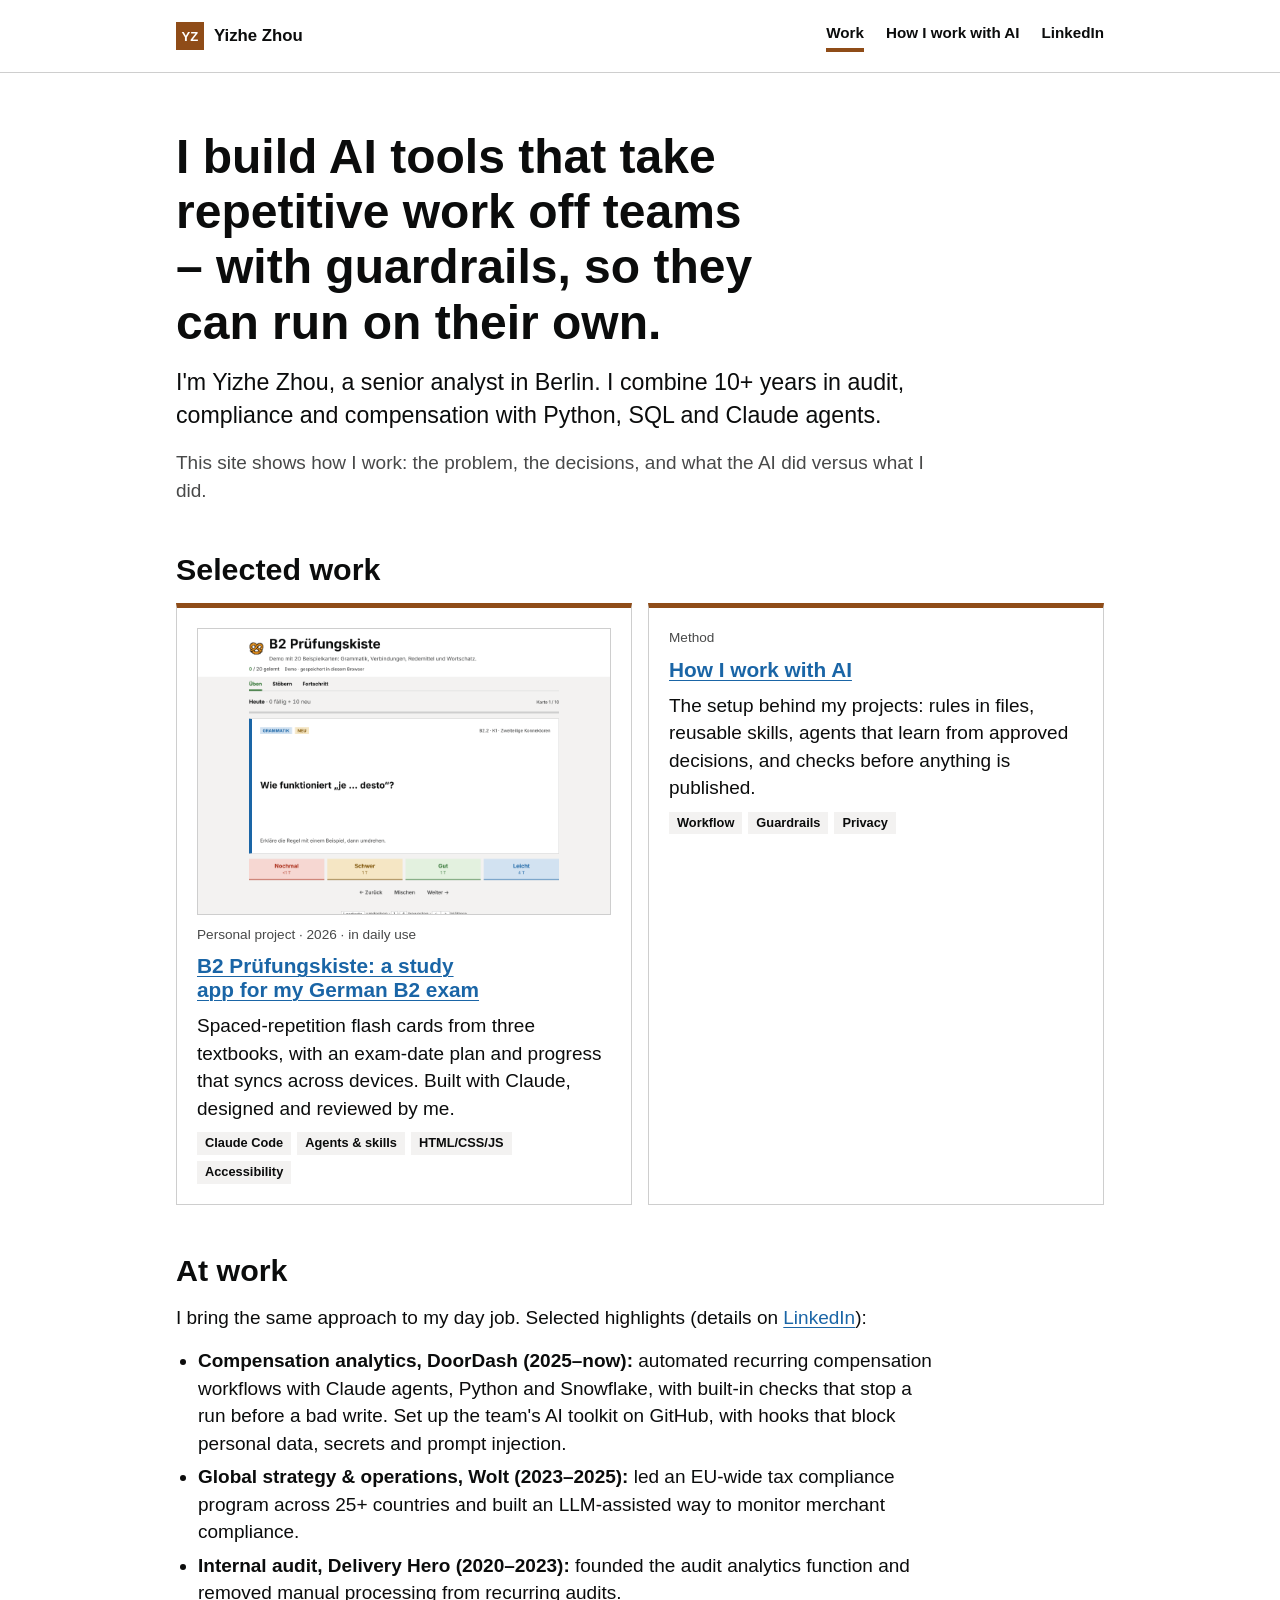
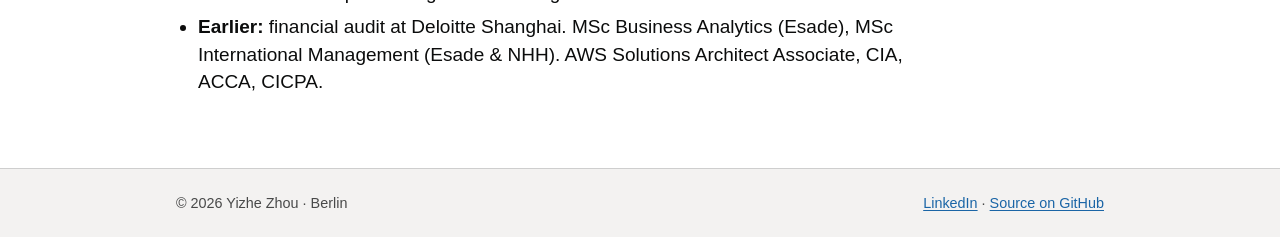
<file: index.html>
<!doctype html>
<html lang="en">
<head>
<meta charset="utf-8">
<meta name="viewport" content="width=device-width,initial-scale=1">
<title>Yizhe Zhou – AI and analytics portfolio</title>
<meta name="description" content="Yizhe Zhou builds AI agents, data pipelines and small apps that take repetitive work off teams, with guardrails so they run safely.">
<link rel="icon" href="assets/favicon.svg" type="image/svg+xml">
<link rel="stylesheet" href="assets/site.css">
</head>
<body>
<a class="skip" href="#main">Skip to content</a>
<header class="site-head"><div class="wrap">
  <a class="brand" href="./"><img src="assets/favicon.svg" alt="" width="28" height="28">Yizhe Zhou</a>
  <nav aria-label="Site"><ul class="site-nav">
    <li><a href="./" aria-current="page">Work</a></li>
    <li><a href="how-i-work-with-ai/">How I work with AI</a></li>
    <li><a href="https://www.linkedin.com/in/yizhe-zhou/">LinkedIn</a></li>
  </ul></nav>
</div></header>

<main id="main" class="wrap">
  <div class="narrow">
    <h1>I build AI tools that take repetitive work off teams – with guardrails, so they can run on their own.</h1>
    <p class="lead">I'm Yizhe Zhou, a senior analyst in Berlin. I combine 10+ years in audit, compliance and compensation with Python, SQL and Claude agents.</p>
    <p class="muted">This site shows how I work: the problem, the decisions, and what the AI did versus what I did.</p>
  </div>

  <h2>Selected work</h2>
  <ul class="cards">
    <li class="card">
      <a href="projects/b2-pruefungskiste/"><img src="projects/b2-pruefungskiste/img/desktop-ueben.png" alt="The B2 Prüfungskiste app on a laptop: a flip card with four rating buttons below it." width="2200" height="1520" loading="lazy"></a>
      <span class="meta">Personal project · 2026 · in daily use</span>
      <h3><a href="projects/b2-pruefungskiste/">B2 Prüfungskiste: a study app for my German B2 exam</a></h3>
      <p>Spaced-repetition flash cards from three textbooks, with an exam-date plan and progress that syncs across devices. Built with Claude, designed and reviewed by me.</p>
      <ul class="tags"><li>Claude Code</li><li>Agents &amp; skills</li><li>HTML/CSS/JS</li><li>Accessibility</li></ul>
    </li>
    <li class="card">
      <span class="meta">Method</span>
      <h3><a href="how-i-work-with-ai/">How I work with AI</a></h3>
      <p>The setup behind my projects: rules in files, reusable skills, agents that learn from approved decisions, and checks before anything is published.</p>
      <ul class="tags"><li>Workflow</li><li>Guardrails</li><li>Privacy</li></ul>
    </li>
  </ul>

  <h2>At work</h2>
  <div class="narrow">
    <p>I bring the same approach to my day job. Selected highlights (details on <a href="https://www.linkedin.com/in/yizhe-zhou/">LinkedIn</a>):</p>
    <ul>
      <li><b>Compensation analytics, DoorDash (2025–now):</b> automated recurring compensation workflows with Claude agents, Python and Snowflake, with built-in checks that stop a run before a bad write. Set up the team's AI toolkit on GitHub, with hooks that block personal data, secrets and prompt injection.</li>
      <li><b>Global strategy &amp; operations, Wolt (2023–2025):</b> led an EU-wide tax compliance program across 25+ countries and built an LLM-assisted way to monitor merchant compliance.</li>
      <li><b>Internal audit, Delivery Hero (2020–2023):</b> founded the audit analytics function and removed manual processing from recurring audits.</li>
      <li><b>Earlier:</b> financial audit at Deloitte Shanghai. MSc Business Analytics (Esade), MSc International Management (Esade &amp; NHH). AWS Solutions Architect Associate, CIA, ACCA, CICPA.</li>
    </ul>
  </div>
</main>

<footer class="site-foot"><div class="wrap">
  <span>© 2026 Yizhe Zhou · Berlin</span>
  <span><a href="https://www.linkedin.com/in/yizhe-zhou/">LinkedIn</a> · <a href="https://github.com/Igaruhe/igaruhe.github.io">Source on GitHub</a></span>
</div></footer>
</body>
</html>
</file>
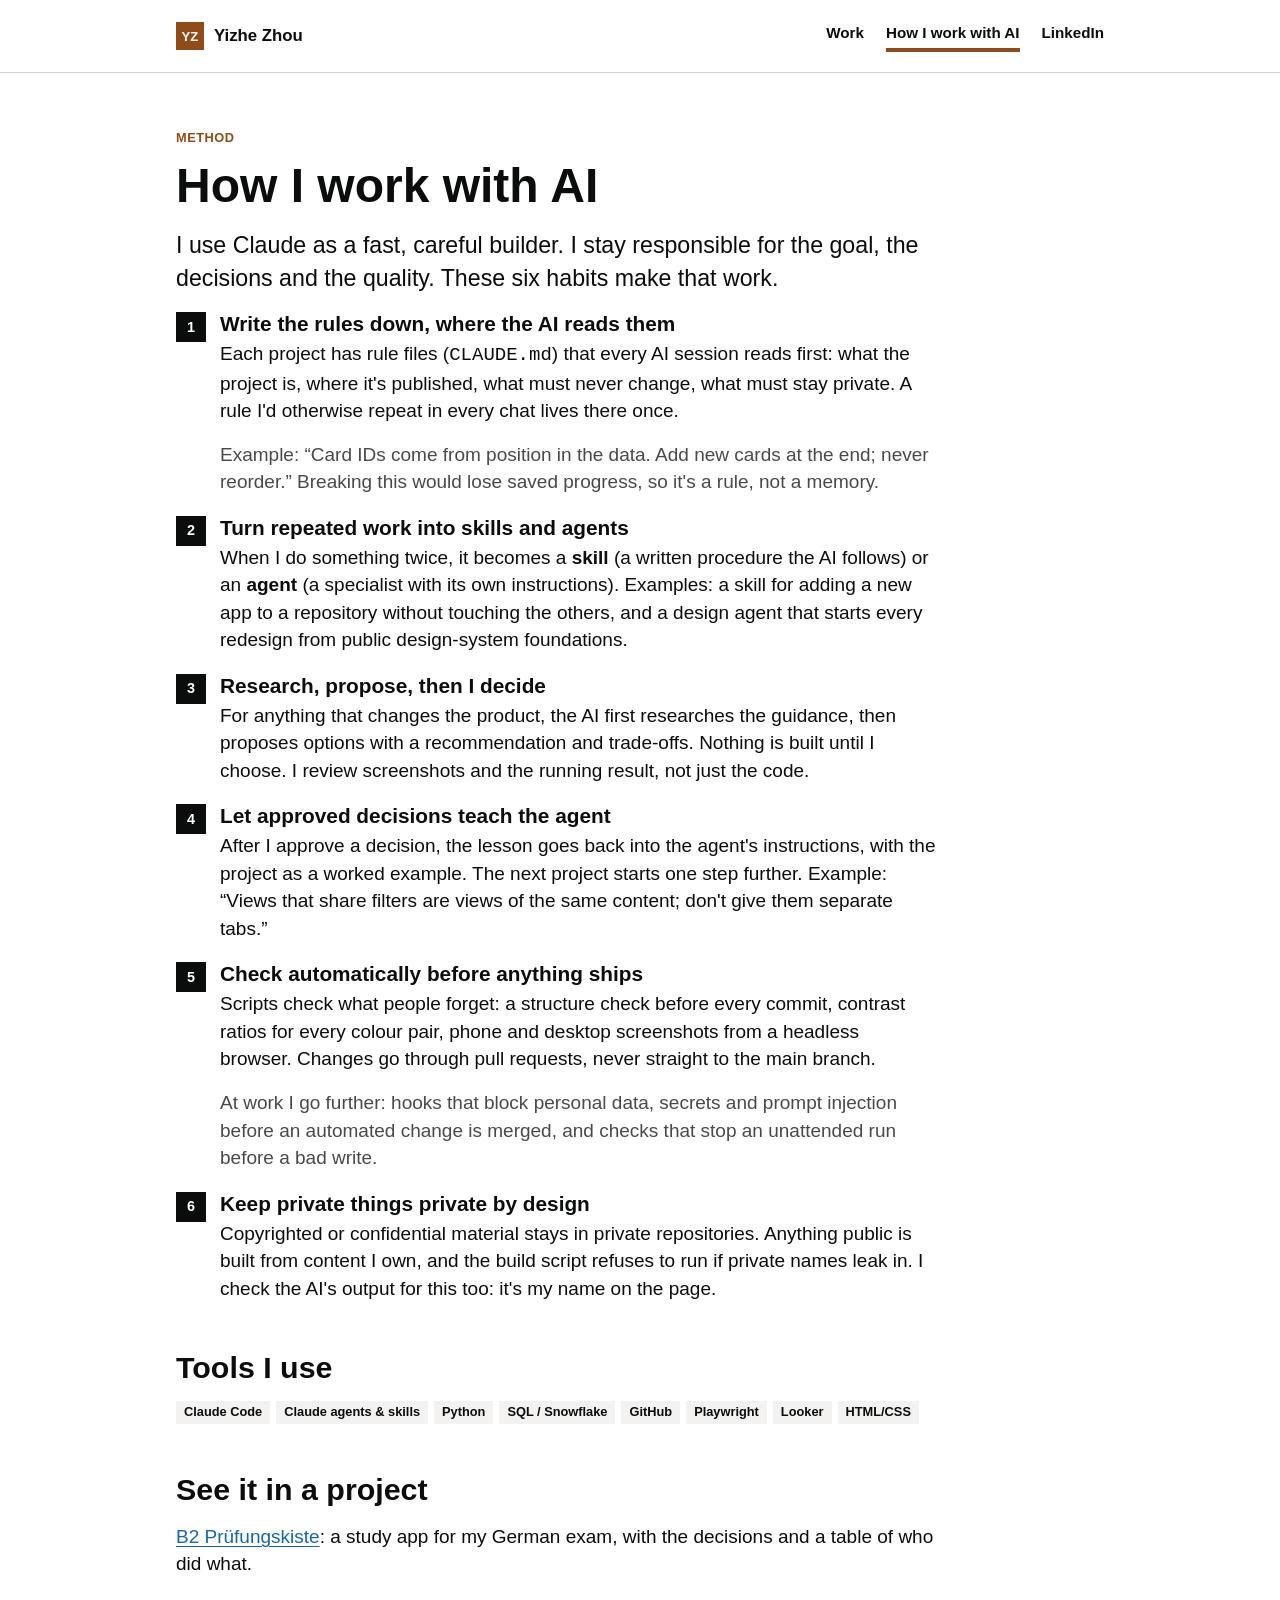
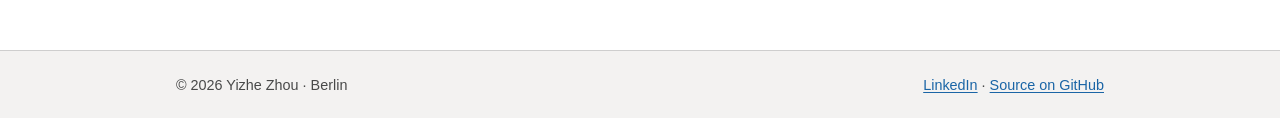
<file: how-i-work-with-ai/index.html>
<!doctype html>
<html lang="en">
<head>
<meta charset="utf-8">
<meta name="viewport" content="width=device-width,initial-scale=1">
<title>How I work with AI – Yizhe Zhou</title>
<meta name="description" content="The setup behind Yizhe Zhou's AI projects: rules in files, reusable skills, agents that learn from approved decisions, and checks before anything is published.">
<link rel="icon" href="../assets/favicon.svg" type="image/svg+xml">
<link rel="stylesheet" href="../assets/site.css">
</head>
<body>
<a class="skip" href="#main">Skip to content</a>
<header class="site-head"><div class="wrap">
  <a class="brand" href="../"><img src="../assets/favicon.svg" alt="" width="28" height="28">Yizhe Zhou</a>
  <nav aria-label="Site"><ul class="site-nav">
    <li><a href="../">Work</a></li>
    <li><a href="./" aria-current="page">How I work with AI</a></li>
    <li><a href="https://www.linkedin.com/in/yizhe-zhou/">LinkedIn</a></li>
  </ul></nav>
</div></header>

<main id="main" class="wrap">
<article class="narrow">
  <p class="kicker">Method</p>
  <h1>How I work with AI</h1>
  <p class="lead">I use Claude as a fast, careful builder. I stay responsible for the goal, the decisions and the quality. These six habits make that work.</p>

  <ol class="steps">
    <li>
      <h3>Write the rules down, where the AI reads them</h3>
      <p>Each project has rule files (<code>CLAUDE.md</code>) that every AI session reads first: what the project is, where it's published, what must never change, what must stay private. A rule I'd otherwise repeat in every chat lives there once.</p>
      <p class="muted">Example: “Card IDs come from position in the data. Add new cards at the end; never reorder.” Breaking this would lose saved progress, so it's a rule, not a memory.</p>
    </li>
    <li>
      <h3>Turn repeated work into skills and agents</h3>
      <p>When I do something twice, it becomes a <b>skill</b> (a written procedure the AI follows) or an <b>agent</b> (a specialist with its own instructions). Examples: a skill for adding a new app to a repository without touching the others, and a design agent that starts every redesign from public design-system foundations.</p>
    </li>
    <li>
      <h3>Research, propose, then I decide</h3>
      <p>For anything that changes the product, the AI first researches the guidance, then proposes options with a recommendation and trade-offs. Nothing is built until I choose. I review screenshots and the running result, not just the code.</p>
    </li>
    <li>
      <h3>Let approved decisions teach the agent</h3>
      <p>After I approve a decision, the lesson goes back into the agent's instructions, with the project as a worked example. The next project starts one step further. Example: “Views that share filters are views of the same content; don't give them separate tabs.”</p>
    </li>
    <li>
      <h3>Check automatically before anything ships</h3>
      <p>Scripts check what people forget: a structure check before every commit, contrast ratios for every colour pair, phone and desktop screenshots from a headless browser. Changes go through pull requests, never straight to the main branch.</p>
      <p class="muted">At work I go further: hooks that block personal data, secrets and prompt injection before an automated change is merged, and checks that stop an unattended run before a bad write.</p>
    </li>
    <li>
      <h3>Keep private things private by design</h3>
      <p>Copyrighted or confidential material stays in private repositories. Anything public is built from content I own, and the build script refuses to run if private names leak in. I check the AI's output for this too: it's my name on the page.</p>
    </li>
  </ol>

  <h2>Tools I use</h2>
  <ul class="tags">
    <li>Claude Code</li><li>Claude agents &amp; skills</li><li>Python</li><li>SQL / Snowflake</li><li>GitHub</li><li>Playwright</li><li>Looker</li><li>HTML/CSS</li>
  </ul>

  <h2>See it in a project</h2>
  <p><a href="../projects/b2-pruefungskiste/">B2 Prüfungskiste</a>: a study app for my German exam, with the decisions and a table of who did what.</p>
</article>
</main>

<footer class="site-foot"><div class="wrap">
  <span>© 2026 Yizhe Zhou · Berlin</span>
  <span><a href="https://www.linkedin.com/in/yizhe-zhou/">LinkedIn</a> · <a href="https://github.com/Igaruhe/igaruhe.github.io">Source on GitHub</a></span>
</div></footer>
</body>
</html>
</file>
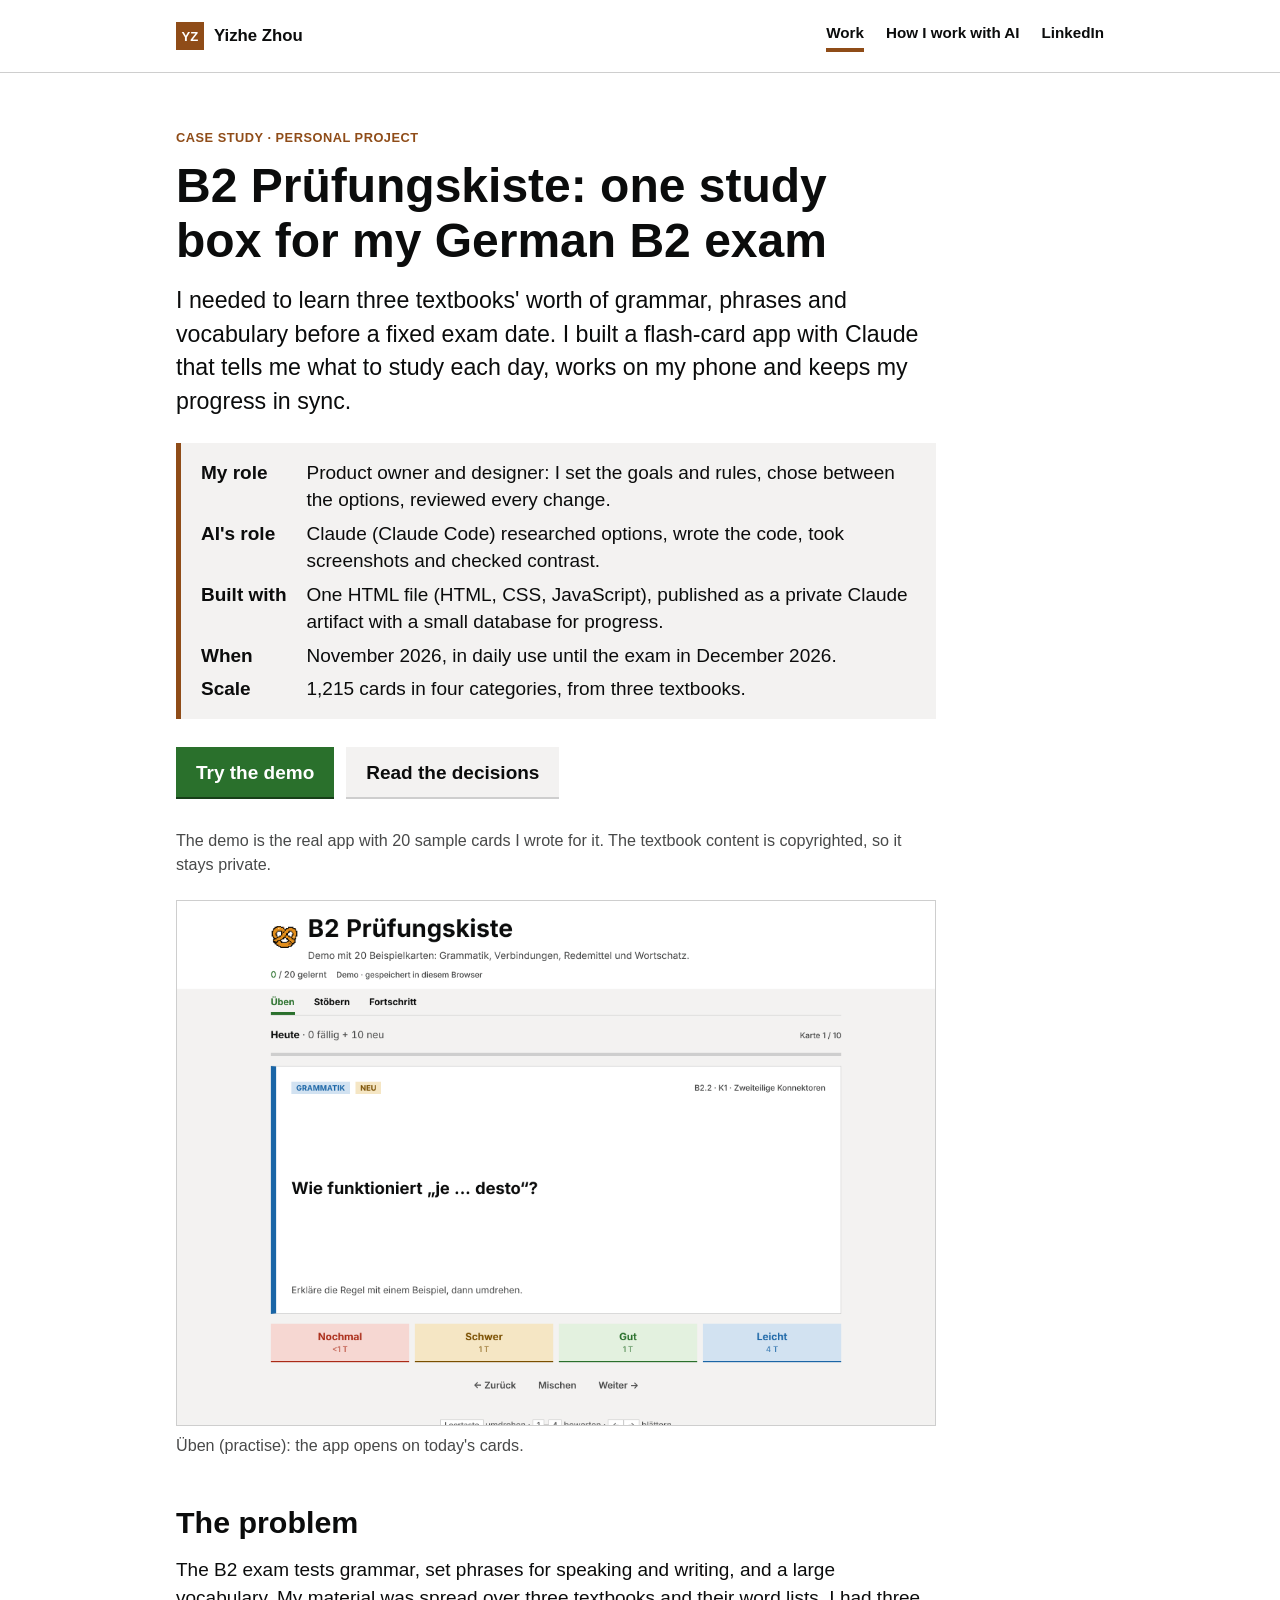
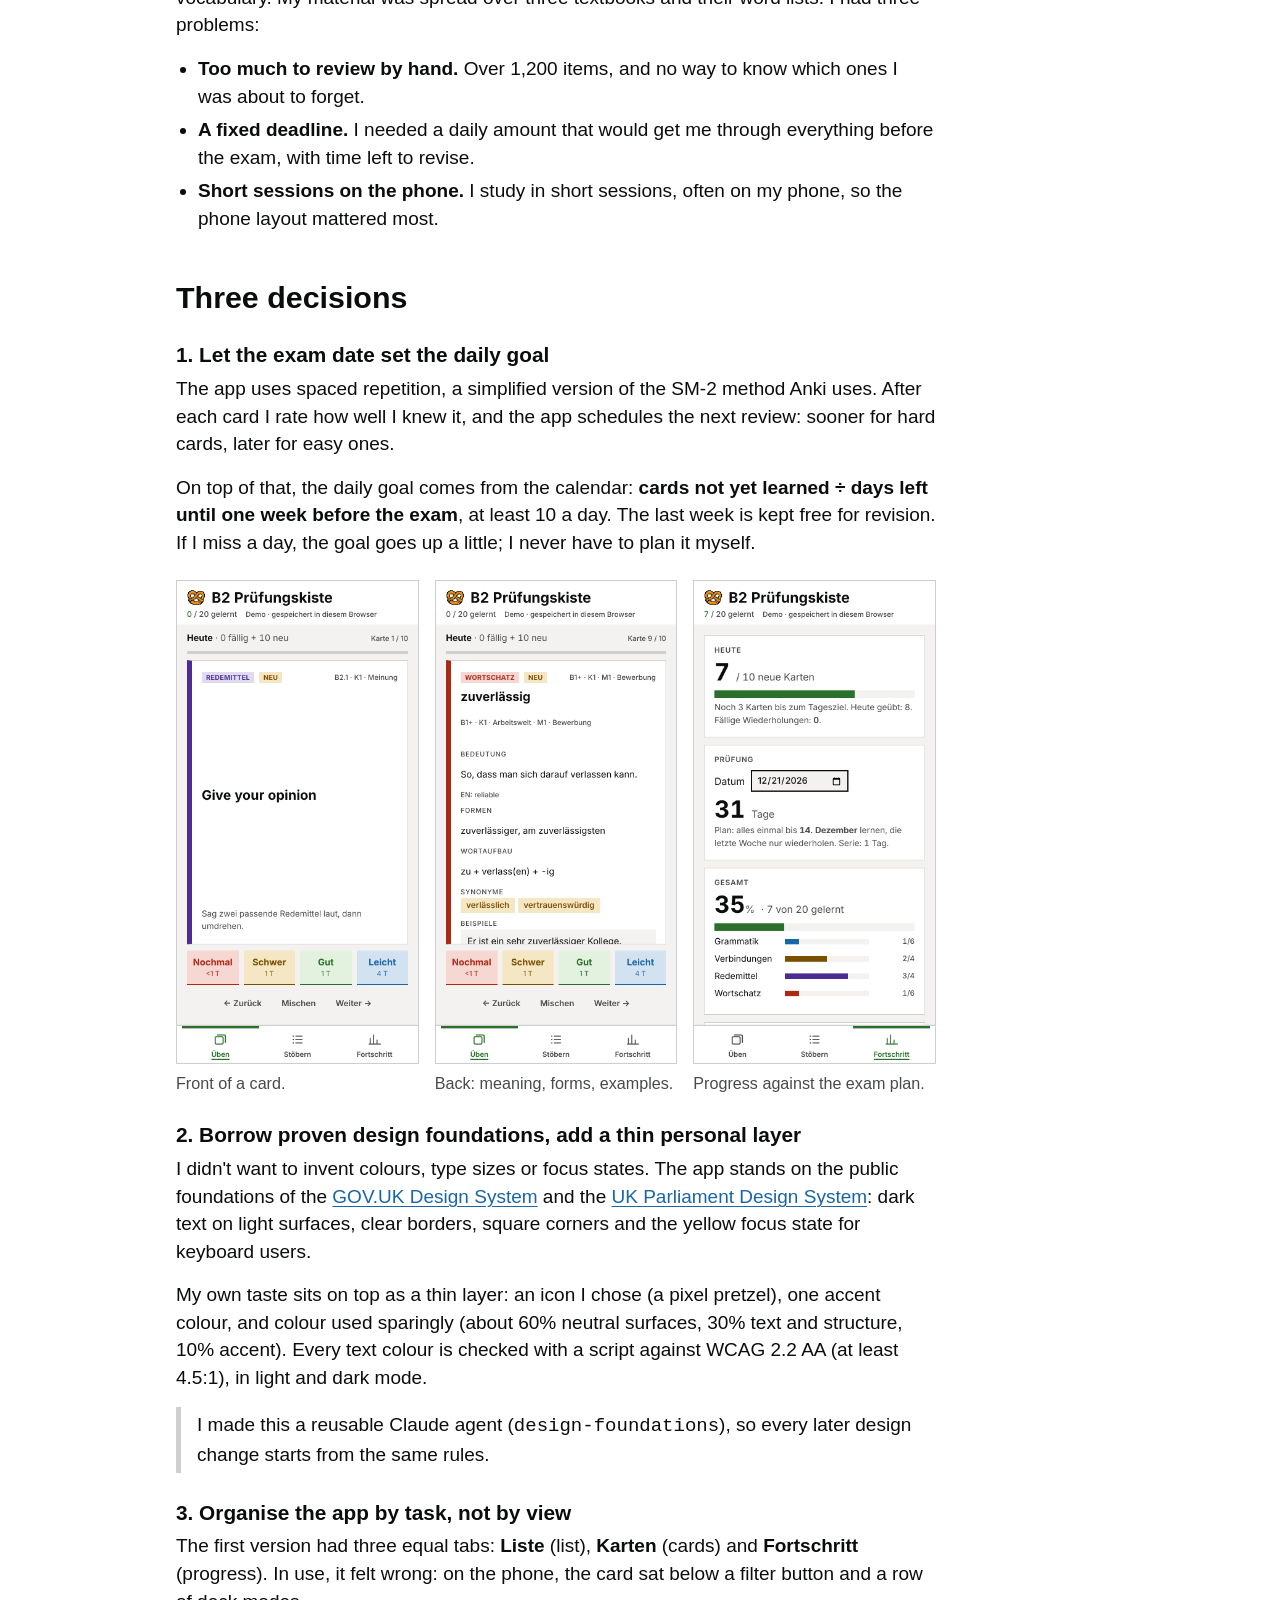
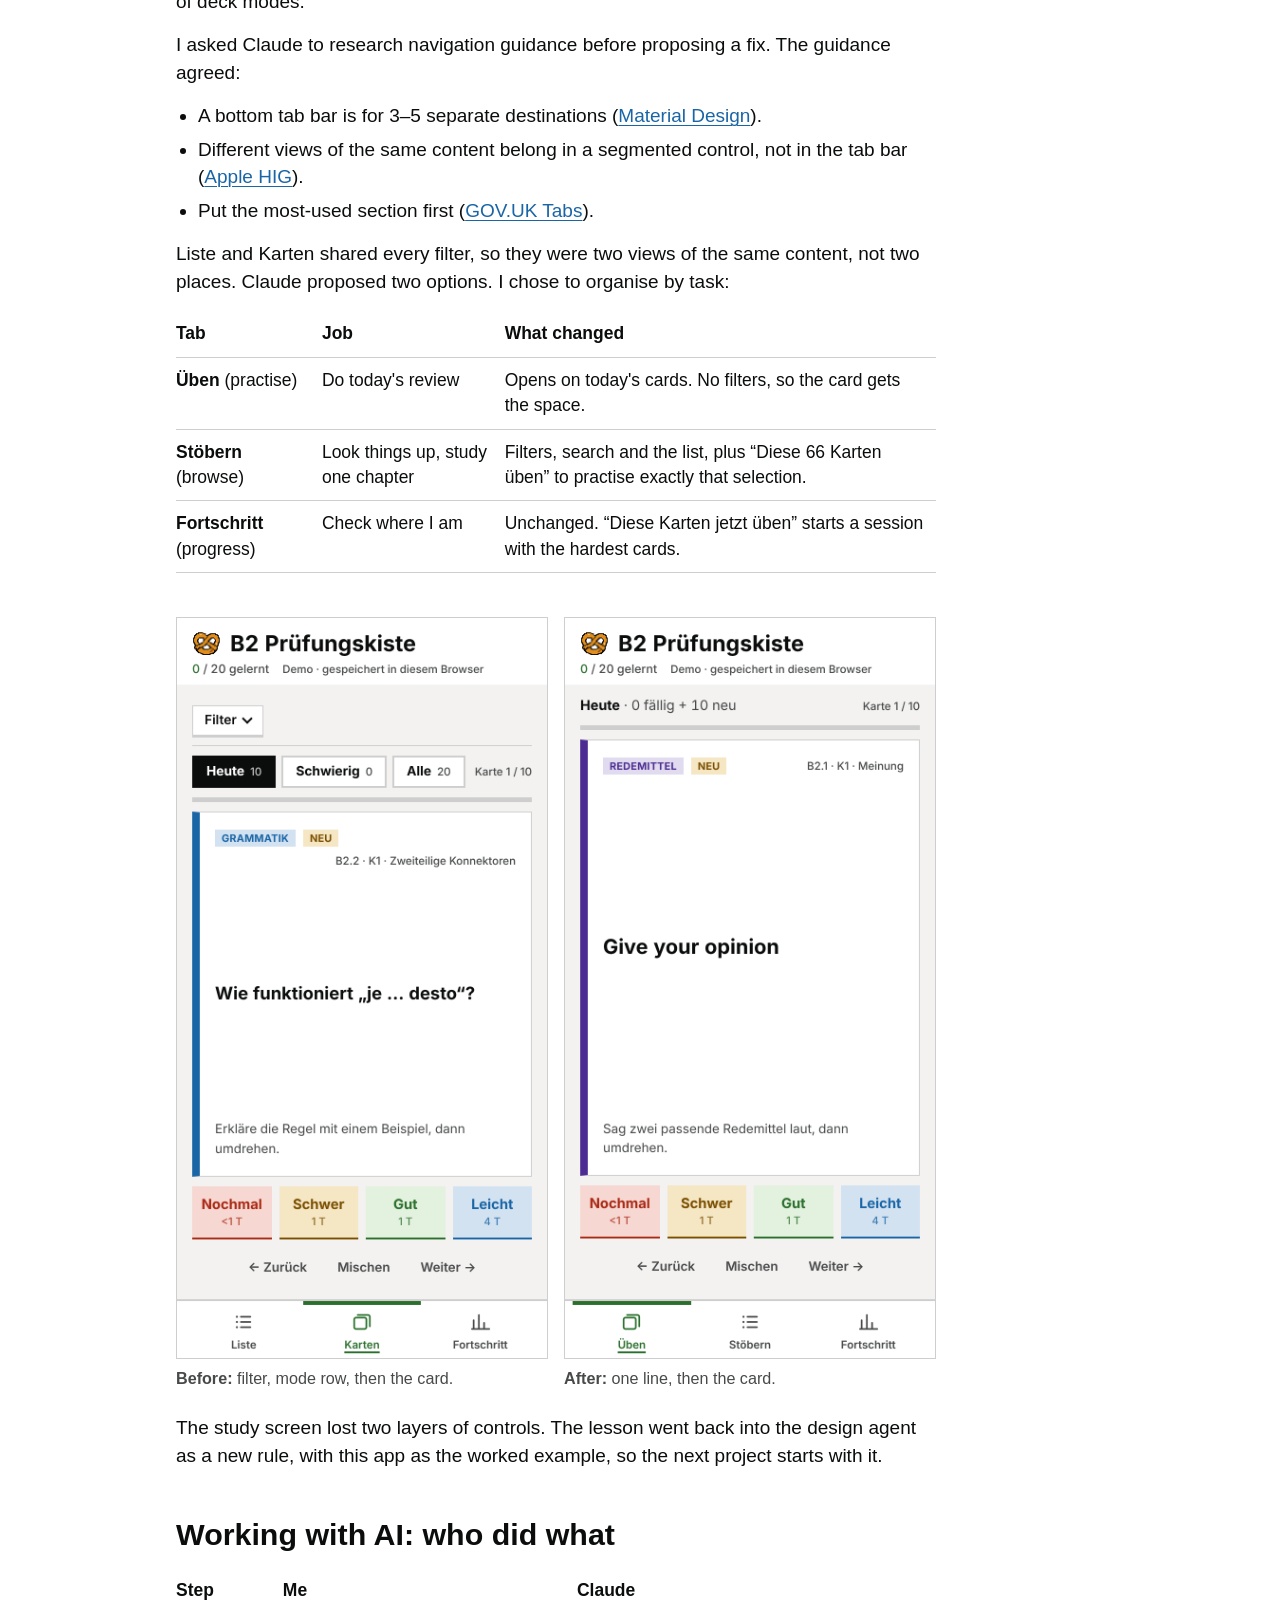
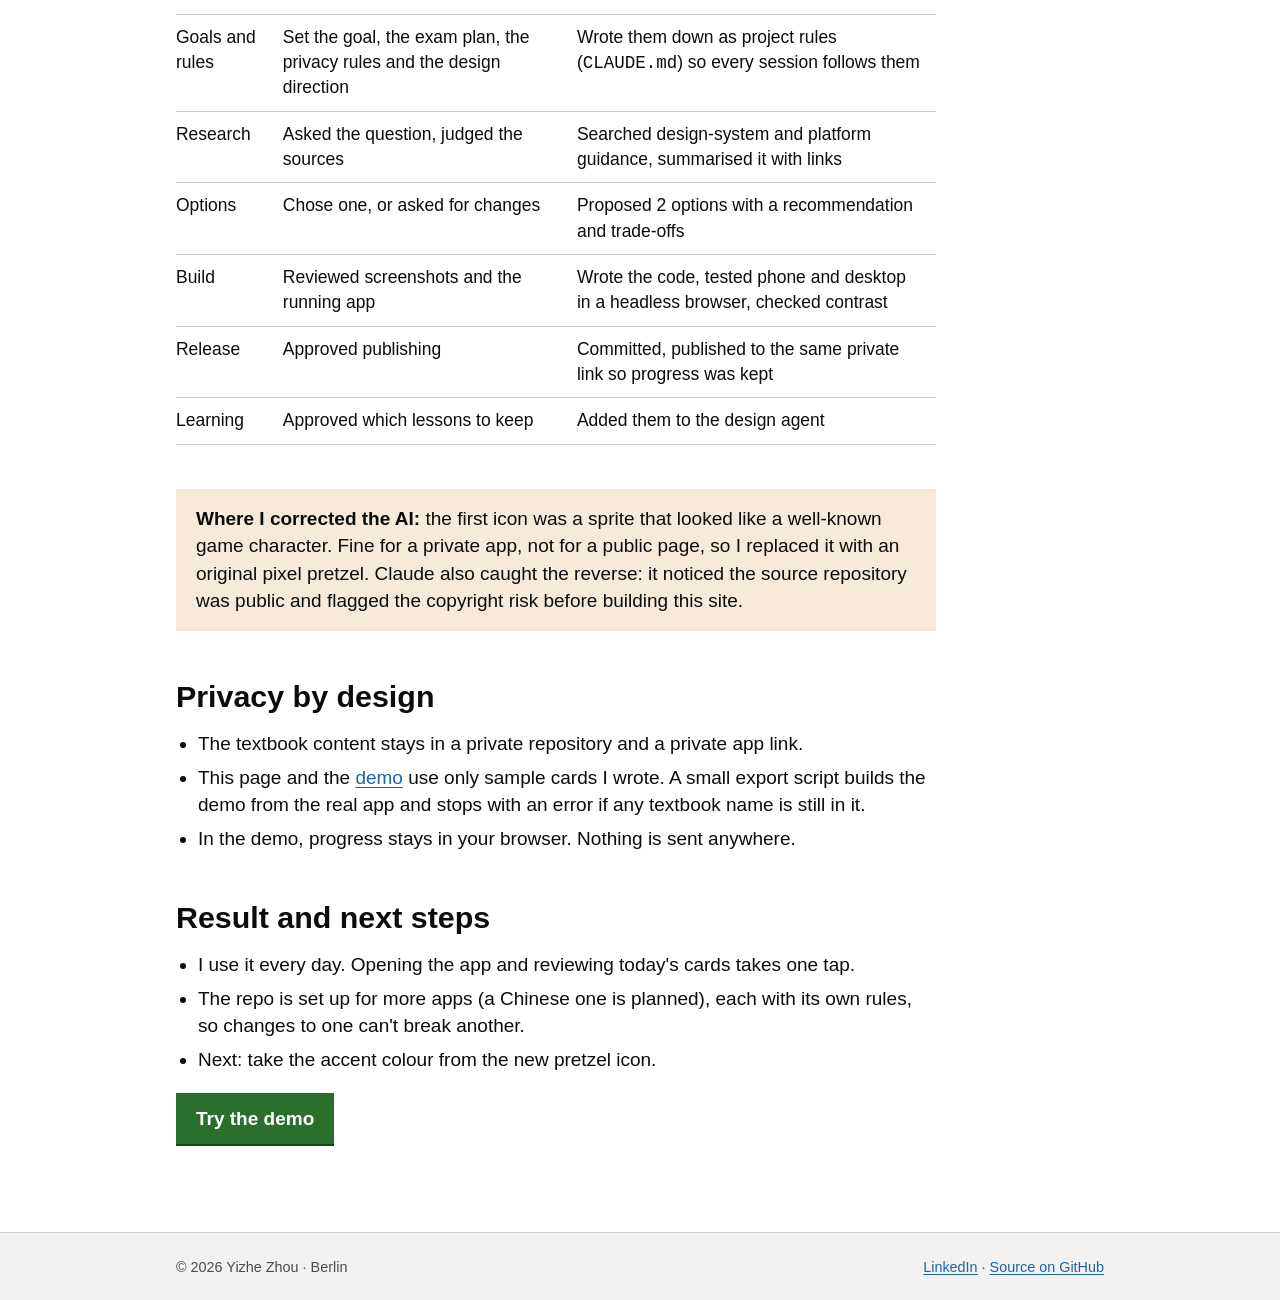
<file: projects/b2-pruefungskiste/index.html>
<!doctype html>
<html lang="en">
<head>
<meta charset="utf-8">
<meta name="viewport" content="width=device-width,initial-scale=1">
<title>B2 Prüfungskiste – Yizhe Zhou</title>
<meta name="description" content="Case study: a spaced-repetition study app for the German B2 exam, built with Claude. Problem, decisions, AI collaboration and a live demo.">
<link rel="icon" href="../../assets/favicon.svg" type="image/svg+xml">
<link rel="stylesheet" href="../../assets/site.css">
</head>
<body>
<a class="skip" href="#main">Skip to content</a>
<header class="site-head"><div class="wrap">
  <a class="brand" href="../../"><img src="../../assets/favicon.svg" alt="" width="28" height="28">Yizhe Zhou</a>
  <nav aria-label="Site"><ul class="site-nav">
    <li><a href="../../" aria-current="page">Work</a></li>
    <li><a href="../../how-i-work-with-ai/">How I work with AI</a></li>
    <li><a href="https://www.linkedin.com/in/yizhe-zhou/">LinkedIn</a></li>
  </ul></nav>
</div></header>

<main id="main" class="wrap">
<article class="narrow">
  <p class="kicker">Case study · Personal project</p>
  <h1>B2 Prüfungskiste: one study box for my German B2 exam</h1>
  <p class="lead">I needed to learn three textbooks' worth of grammar, phrases and vocabulary before a fixed exam date. I built a flash-card app with Claude that tells me what to study each day, works on my phone and keeps my progress in sync.</p>

  <dl class="snapshot">
    <dt>My role</dt><dd>Product owner and designer: I set the goals and rules, chose between the options, reviewed every change.</dd>
    <dt>AI's role</dt><dd>Claude (Claude Code) researched options, wrote the code, took screenshots and checked contrast.</dd>
    <dt>Built with</dt><dd>One HTML file (HTML, CSS, JavaScript), published as a private Claude artifact with a small database for progress.</dd>
    <dt>When</dt><dd>November 2026, in daily use until the exam in December 2026.</dd>
    <dt>Scale</dt><dd>1,215 cards in four categories, from three textbooks.</dd>
  </dl>

  <p><a class="btn" href="demo/">Try the demo</a><a class="btn secondary" href="#decisions">Read the decisions</a></p>
  <p class="caption">The demo is the real app with 20 sample cards I wrote for it. The textbook content is copyrighted, so it stays private.</p>

  <figure>
    <img src="img/desktop-ueben.png" alt="The app on a laptop. Header with a pixel pretzel icon, tabs Üben, Stöbern and Fortschritt, a line saying 'Heute: 0 fällig + 10 neu', a large flash card and four rating buttons: Nochmal, Schwer, Gut, Leicht." width="2200" height="1520">
    <figcaption class="caption">Üben (practise): the app opens on today's cards.</figcaption>
  </figure>

  <h2>The problem</h2>
  <p>The B2 exam tests grammar, set phrases for speaking and writing, and a large vocabulary. My material was spread over three textbooks and their word lists. I had three problems:</p>
  <ul>
    <li><b>Too much to review by hand.</b> Over 1,200 items, and no way to know which ones I was about to forget.</li>
    <li><b>A fixed deadline.</b> I needed a daily amount that would get me through everything before the exam, with time left to revise.</li>
    <li><b>Short sessions on the phone.</b> I study in short sessions, often on my phone, so the phone layout mattered most.</li>
  </ul>

  <h2 id="decisions">Three decisions</h2>

  <h3>1. Let the exam date set the daily goal</h3>
  <p>The app uses spaced repetition, a simplified version of the SM-2 method Anki uses. After each card I rate how well I knew it, and the app schedules the next review: sooner for hard cards, later for easy ones.</p>
  <p>On top of that, the daily goal comes from the calendar: <b>cards not yet learned ÷ days left until one week before the exam</b>, at least 10 a day. The last week is kept free for revision. If I miss a day, the goal goes up a little; I never have to plan it myself.</p>
  <div class="trio">
    <figure><img src="img/after-phone-ueben.png" alt="Phone: the Üben tab with a grammar card asking how to express an unreal wish in the past." width="780" height="1560" loading="lazy"><figcaption class="caption">Front of a card.</figcaption></figure>
    <figure><img src="img/after-phone-back.png" alt="Phone: the back of a vocabulary card for 'zuverlässig' with meaning, forms, word parts, synonyms and examples." width="780" height="1560" loading="lazy"><figcaption class="caption">Back: meaning, forms, examples.</figcaption></figure>
    <figure><img src="img/after-phone-fortschritt.png" alt="Phone: the Fortschritt tab showing today's goal, days to the exam and progress per category." width="780" height="1560" loading="lazy"><figcaption class="caption">Progress against the exam plan.</figcaption></figure>
  </div>

  <h3>2. Borrow proven design foundations, add a thin personal layer</h3>
  <p>I didn't want to invent colours, type sizes or focus states. The app stands on the public foundations of the <a href="https://design-system.service.gov.uk/">GOV.UK Design System</a> and the <a href="https://designsystem.parliament.uk/">UK Parliament Design System</a>: dark text on light surfaces, clear borders, square corners and the yellow focus state for keyboard users.</p>
  <p>My own taste sits on top as a thin layer: an icon I chose (a pixel pretzel), one accent colour, and colour used sparingly (about 60% neutral surfaces, 30% text and structure, 10% accent). Every text colour is checked with a script against WCAG 2.2 AA (at least 4.5:1), in light and dark mode.</p>
  <p class="inset">I made this a reusable Claude agent (<code>design-foundations</code>), so every later design change starts from the same rules.</p>

  <h3>3. Organise the app by task, not by view</h3>
  <p>The first version had three equal tabs: <b>Liste</b> (list), <b>Karten</b> (cards) and <b>Fortschritt</b> (progress). In use, it felt wrong: on the phone, the card sat below a filter button and a row of deck modes.</p>
  <p>I asked Claude to research navigation guidance before proposing a fix. The guidance agreed:</p>
  <ul>
    <li>A bottom tab bar is for 3–5 separate destinations (<a href="https://m1.material.io/components/bottom-navigation.html">Material Design</a>).</li>
    <li>Different views of the same content belong in a segmented control, not in the tab bar (<a href="https://developer.apple.com/design/human-interface-guidelines/segmented-controls">Apple HIG</a>).</li>
    <li>Put the most-used section first (<a href="https://design-system.service.gov.uk/components/tabs/">GOV.UK Tabs</a>).</li>
  </ul>
  <p>Liste and Karten shared every filter, so they were two views of the same content, not two places. Claude proposed two options. I chose to organise by task:</p>
  <div class="table-scroll"><table>
    <thead><tr><th>Tab</th><th>Job</th><th>What changed</th></tr></thead>
    <tbody>
      <tr><td><b>Üben</b> (practise)</td><td>Do today's review</td><td>Opens on today's cards. No filters, so the card gets the space.</td></tr>
      <tr><td><b>Stöbern</b> (browse)</td><td>Look things up, study one chapter</td><td>Filters, search and the list, plus “Diese 66 Karten üben” to practise exactly that selection.</td></tr>
      <tr><td><b>Fortschritt</b> (progress)</td><td>Check where I am</td><td>Unchanged. “Diese Karten jetzt üben” starts a session with the hardest cards.</td></tr>
    </tbody>
  </table></div>
  <div class="pair">
    <figure><img src="img/before-phone-karten.png" alt="Before: phone with a Filter button, a row of Heute, Schwierig and Alle chips, then the card; bottom tabs Liste, Karten, Fortschritt." width="780" height="1560" loading="lazy"><figcaption class="caption"><b>Before:</b> filter, mode row, then the card.</figcaption></figure>
    <figure><img src="img/after-phone-ueben.png" alt="After: phone with one line 'Heute: 0 fällig + 10 neu' above the card; bottom tabs Üben, Stöbern, Fortschritt." width="780" height="1560" loading="lazy"><figcaption class="caption"><b>After:</b> one line, then the card.</figcaption></figure>
  </div>
  <p>The study screen lost two layers of controls. The lesson went back into the design agent as a new rule, with this app as the worked example, so the next project starts with it.</p>

  <h2>Working with AI: who did what</h2>
  <div class="table-scroll"><table>
    <thead><tr><th>Step</th><th>Me</th><th>Claude</th></tr></thead>
    <tbody>
      <tr><td>Goals and rules</td><td>Set the goal, the exam plan, the privacy rules and the design direction</td><td>Wrote them down as project rules (<code>CLAUDE.md</code>) so every session follows them</td></tr>
      <tr><td>Research</td><td>Asked the question, judged the sources</td><td>Searched design-system and platform guidance, summarised it with links</td></tr>
      <tr><td>Options</td><td>Chose one, or asked for changes</td><td>Proposed 2 options with a recommendation and trade-offs</td></tr>
      <tr><td>Build</td><td>Reviewed screenshots and the running app</td><td>Wrote the code, tested phone and desktop in a headless browser, checked contrast</td></tr>
      <tr><td>Release</td><td>Approved publishing</td><td>Committed, published to the same private link so progress was kept</td></tr>
      <tr><td>Learning</td><td>Approved which lessons to keep</td><td>Added them to the design agent</td></tr>
    </tbody>
  </table></div>
  <div class="callout">
    <p><b>Where I corrected the AI:</b> the first icon was a sprite that looked like a well-known game character. Fine for a private app, not for a public page, so I replaced it with an original pixel pretzel. Claude also caught the reverse: it noticed the source repository was public and flagged the copyright risk before building this site.</p>
  </div>

  <h2>Privacy by design</h2>
  <ul>
    <li>The textbook content stays in a private repository and a private app link.</li>
    <li>This page and the <a href="demo/">demo</a> use only sample cards I wrote. A small export script builds the demo from the real app and stops with an error if any textbook name is still in it.</li>
    <li>In the demo, progress stays in your browser. Nothing is sent anywhere.</li>
  </ul>

  <h2>Result and next steps</h2>
  <ul>
    <li>I use it every day. Opening the app and reviewing today's cards takes one tap.</li>
    <li>The repo is set up for more apps (a Chinese one is planned), each with its own rules, so changes to one can't break another.</li>
    <li>Next: take the accent colour from the new pretzel icon.</li>
  </ul>
  <p><a class="btn" href="demo/">Try the demo</a></p>
</article>
</main>

<footer class="site-foot"><div class="wrap">
  <span>© 2026 Yizhe Zhou · Berlin</span>
  <span><a href="https://www.linkedin.com/in/yizhe-zhou/">LinkedIn</a> · <a href="https://github.com/Igaruhe/igaruhe.github.io">Source on GitHub</a></span>
</div></footer>
</body>
</html>
</file>
<file: assets/site.css>
/* Site styles. Foundations from the GOV.UK Design System (text, borders, links, yellow focus, spacing) with a thin
   personal layer: one accent (pretzel brown, from the German app's icon). No GOV.UK crown, name or Transport font. */
:root{
  --bg:#ffffff; --surface:#f3f2f1; --ink:#0b0c0c; --muted:#484949; --line:#cecece;
  --link:#1a65a6; --link-hover:#0f385c; --visited:#54319f; --focus:#ffdd00; --focus-text:#0b0c0c;
  --accent:#8f4c18; --accent-soft:#f8ead9; --btn:#2a702c; --btn-ink:#ffffff; --btn-shadow:#173f18;
  --f:"Helvetica Neue",Helvetica,Arial,sans-serif;
}
@media (prefers-color-scheme:dark){:root:not([data-theme="light"]){
  --bg:#0f1110; --surface:#1a1d1c; --ink:#f3f2f1; --muted:#b9bbbb; --line:#3f4544;
  --link:#8ab8e6; --link-hover:#b9d5f2; --visited:#c3b1ef; --accent:#f0b26b; --accent-soft:#33241a;
  --btn:#7fcf78; --btn-ink:#0b0c0c; --btn-shadow:#3c7a37; color-scheme:dark}}
:root[data-theme="dark"]{
  --bg:#0f1110; --surface:#1a1d1c; --ink:#f3f2f1; --muted:#b9bbbb; --line:#3f4544;
  --link:#8ab8e6; --link-hover:#b9d5f2; --visited:#c3b1ef; --accent:#f0b26b; --accent-soft:#33241a;
  --btn:#7fcf78; --btn-ink:#0b0c0c; --btn-shadow:#3c7a37; color-scheme:dark}
*{box-sizing:border-box}
html{-webkit-text-size-adjust:100%}
body{margin:0;background:var(--bg);color:var(--ink);font:16px/1.5 var(--f);-webkit-font-smoothing:antialiased}
@media (min-width:641px){body{font-size:19px;line-height:1.45}}
.wrap{max-width:960px;margin:0 auto;padding:0 max(16px,env(safe-area-inset-right,0px)) 0 max(16px,env(safe-area-inset-left,0px))}
.narrow{max-width:760px}
/* header */
.site-head{border-bottom:1px solid var(--line)}
.site-head .wrap{display:flex;flex-wrap:wrap;align-items:center;justify-content:space-between;gap:8px 24px;padding-block:14px}
.brand{font-weight:700;font-size:1.05rem;color:var(--ink);text-decoration:none;display:flex;align-items:center;gap:10px}
.brand img{width:28px;height:28px}
.site-nav{display:flex;flex-wrap:wrap;gap:4px 22px;margin:0;padding:0;list-style:none}
.site-nav a{display:inline-block;padding:8px 0;color:var(--ink);font-weight:700;text-decoration:none;font-size:.95rem}
.site-nav a:hover{color:var(--link-hover);text-decoration:underline;text-underline-offset:4px}
.site-nav a[aria-current="page"]{box-shadow:inset 0 -4px 0 var(--accent)}
/* type */
h1,h2,h3{line-height:1.15;margin:0;text-wrap:balance}
h1{font-size:2rem;margin:40px 0 16px}
h2{font-size:1.5rem;margin:48px 0 16px}
h3{font-size:1.15rem;margin:28px 0 8px}
@media (min-width:641px){h1{font-size:3rem;margin-top:56px}h2{font-size:1.9rem}h3{font-size:1.3rem}}
p,ul,ol{margin:0 0 16px}
ul,ol{padding-left:22px}li{margin-bottom:6px}
.lead{font-size:1.2rem;color:var(--ink)}
@media (min-width:641px){.lead{font-size:1.45rem}}
.muted{color:var(--muted)}
.caption{color:var(--muted);font-size:.85em;margin-top:8px}
.kicker{display:inline-block;font-weight:700;font-size:.8rem;letter-spacing:.04em;text-transform:uppercase;color:var(--accent);margin:40px 0 0}
@media (min-width:641px){.kicker{margin-top:56px}}
.kicker+h1{margin-top:8px}
a{color:var(--link);text-decoration-thickness:1px;text-underline-offset:.15em}
a:visited{color:var(--visited)}
a:hover{color:var(--link-hover);text-decoration-thickness:3px}
/* GOV.UK focus state */
a:focus-visible,button:focus-visible,summary:focus-visible{outline:3px solid transparent;background:var(--focus);color:var(--focus-text)!important;box-shadow:0 -2px var(--focus),0 4px var(--focus-text);text-decoration:none}
.btn:focus-visible{box-shadow:inset 0 0 0 1px var(--focus),0 4px var(--focus-text)}
/* buttons */
.btn{display:inline-block;background:var(--btn);color:var(--btn-ink)!important;font-weight:700;text-decoration:none;padding:10px 18px 9px;box-shadow:0 2px 0 var(--btn-shadow);border:2px solid transparent;margin:4px 12px 16px 0}
.btn:hover{filter:brightness(.92);text-decoration:none}
.btn.secondary{background:var(--surface);color:var(--ink)!important;box-shadow:0 2px 0 var(--line)}
/* blocks */
.cards{display:grid;grid-template-columns:1fr;gap:16px;margin:16px 0 0;padding:0;list-style:none}
@media (min-width:700px){.cards{grid-template-columns:1fr 1fr}}
.card{border:1px solid var(--line);border-top:5px solid var(--accent);background:var(--bg);padding:20px;margin:0;display:flex;flex-direction:column;gap:10px}
.card h3{margin:0}
.card p{margin:0}
.card img{width:100%;height:auto;border:1px solid var(--line);display:block}
.card .meta{font-size:.85rem;color:var(--muted)}
.tags{display:flex;flex-wrap:wrap;gap:6px;margin:0;padding:0;list-style:none}
.tags li{margin:0;font-size:.8rem;font-weight:700;background:var(--surface);padding:2px 8px}
.snapshot{display:grid;grid-template-columns:max-content 1fr;gap:6px 20px;margin:24px 0;padding:16px 20px;background:var(--surface);border-left:5px solid var(--accent)}
.snapshot dt{font-weight:700}.snapshot dd{margin:0}
@media (max-width:520px){.snapshot{grid-template-columns:1fr}.snapshot dd{margin-bottom:8px}}
.inset{border-left:5px solid var(--line);padding:4px 0 4px 16px;margin:0 0 20px;color:var(--ink)}
.callout{background:var(--accent-soft);padding:16px 20px;margin:24px 0}
.callout p:last-child{margin:0}
figure{margin:24px 0}
figure img{display:block;max-width:100%;height:auto;border:1px solid var(--line)}
.pair{display:grid;grid-template-columns:1fr 1fr;gap:16px;align-items:start;margin:24px 0}
.pair figure{margin:0}
.trio{display:grid;grid-template-columns:repeat(3,1fr);gap:16px;align-items:start;margin:24px 0}
.trio figure{margin:0}
@media (max-width:640px){.trio{grid-template-columns:1fr 1fr}.trio figure:last-child{grid-column:1/-1;max-width:50%}}
table{border-collapse:collapse;width:100%;margin:0 0 20px;font-size:.92em}
th,td{text-align:left;vertical-align:top;padding:10px 12px 10px 0;border-bottom:1px solid var(--line)}
th{font-weight:700}
.table-scroll{overflow-x:auto}
.steps{counter-reset:s;list-style:none;padding:0}
.steps>li{counter-increment:s;position:relative;padding-left:44px;margin-bottom:20px}
.steps>li::before{content:counter(s);position:absolute;left:0;top:0;width:30px;height:30px;display:grid;place-items:center;background:var(--ink);color:var(--bg);font-weight:700;font-size:.9rem}
.steps h3{margin:0 0 4px}
/* footer */
.site-foot{margin-top:72px;border-top:1px solid var(--line);background:var(--surface)}
.site-foot .wrap{padding-block:24px;display:flex;flex-wrap:wrap;gap:8px 24px;justify-content:space-between;font-size:.9rem;color:var(--muted)}
.site-foot a{color:var(--link)}
.skip{position:absolute;left:-9999px}.skip:focus{left:16px;top:8px;z-index:9;padding:8px}
@media (prefers-reduced-motion:reduce){*{scroll-behavior:auto!important}}
</file>
